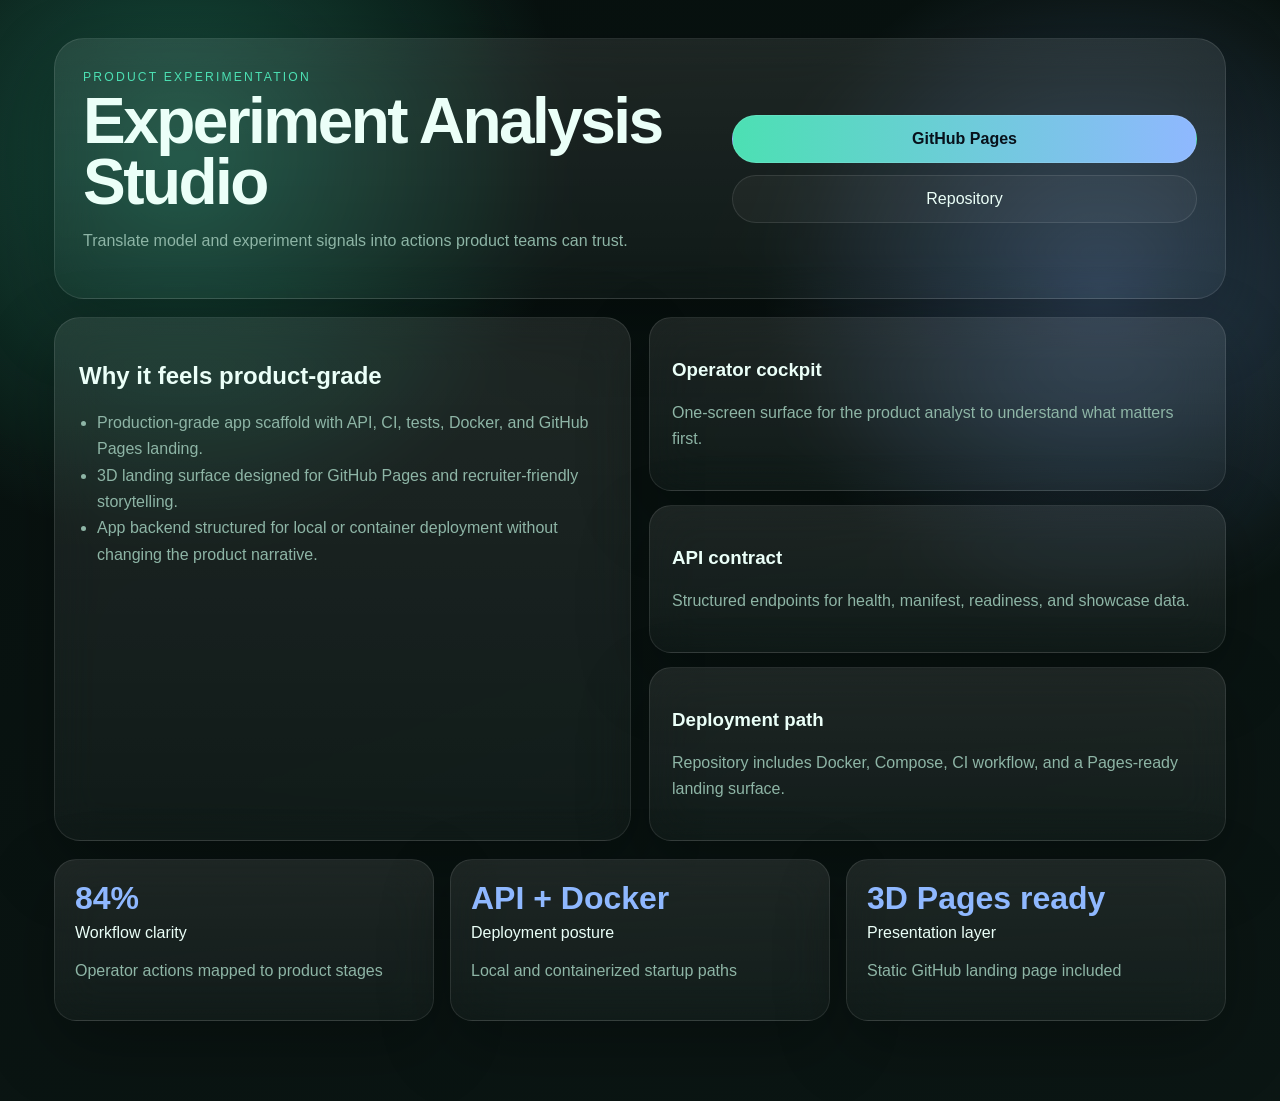
<file: docs/index.html>
<!DOCTYPE html>
<html lang="en">
<head>
  <meta charset="UTF-8" />
  <meta name="viewport" content="width=device-width, initial-scale=1.0" />
  <title>Experiment Analysis Studio Landing</title>
  <link rel="stylesheet" href="landing.css" />
</head>
<body>
  <div class="scene" id="scene">
    <div class="backdrop"></div>
    <main class="deck">
      <section class="hero-card glass">
        <div>
          <span class="eyebrow">Product experimentation</span>
          <h1>Experiment Analysis Studio</h1>
          <p>Translate model and experiment signals into actions product teams can trust.</p>
        </div>
        <nav class="cta-stack">
          <a class="cta primary" href="https://r-behera.github.io/experiment-analysis-studio/">GitHub Pages</a>
          <a class="cta" href="https://github.com/R-behera/experiment-analysis-studio">Repository</a>
        </nav>
      </section>
      <section class="orbit-grid">
        <div class="glass panel large">
          <h2>Why it feels product-grade</h2>
          <ul><li>Production-grade app scaffold with API, CI, tests, Docker, and GitHub Pages landing.</li><li>3D landing surface designed for GitHub Pages and recruiter-friendly storytelling.</li><li>App backend structured for local or container deployment without changing the product narrative.</li></ul>
        </div>
        <div id="cards" class="card-stack"></div>
      </section>
      <section class="metrics-row" id="metrics"></section>
    </main>
  </div>
  <script>window.PROJECT_MANIFEST = {"slug": "experiment-analysis-studio", "title": "Experiment Analysis Studio", "summary": "![Demo Screenshot](demo/screenshot.png)", "domain": "Product experimentation", "audience": "product analyst", "promise": "Translate model and experiment signals into actions product teams can trust.", "hero": ["Production-grade app scaffold with API, CI, tests, Docker, and GitHub Pages landing.", "3D landing surface designed for GitHub Pages and recruiter-friendly storytelling.", "App backend structured for local or container deployment without changing the product narrative."], "kpis": [{"label": "Workflow clarity", "value": "84%", "note": "Operator actions mapped to product stages"}, {"label": "Deployment posture", "value": "API + Docker", "note": "Local and containerized startup paths"}, {"label": "Presentation layer", "value": "3D Pages ready", "note": "Static GitHub landing page included"}], "stages": ["ingest", "validate", "analyze", "decide", "monitor"], "cards": [{"title": "Operator cockpit", "body": "One-screen surface for the product analyst to understand what matters first."}, {"title": "API contract", "body": "Structured endpoints for health, manifest, readiness, and showcase data."}, {"title": "Deployment path", "body": "Repository includes Docker, Compose, CI workflow, and a Pages-ready landing surface."}], "scene": "signal-wave", "theme": {"bg": "#08100e", "surface": "#101d1a", "ink": "#ebfff8", "muted": "#8eb5a6", "accent": "#4ce0b3", "accent2": "#8fb8ff"}, "pages_url": "https://r-behera.github.io/experiment-analysis-studio/", "api_examples": {"health": {"status": "ok", "project": "experiment-analysis-studio"}, "readiness": {"api": "ready", "landing_page": "docs/index.html", "container": "Dockerfile present"}, "signals": [{"name": "Decision coverage", "status": "strong", "detail": "App and landing narrative aligned"}, {"name": "Operator context", "status": "strong", "detail": "Primary user anchored as product analyst"}, {"name": "Delivery path", "status": "ready", "detail": "Pages + containerized app scaffold generated"}]}};</script>
  <script src="landing.js"></script>
</body>
</html>
</file>
<file: docs/landing.css>
:root{--bg:#08100e;--surface:#101d1a;--ink:#ebfff8;--muted:#8eb5a6;--accent:#4ce0b3;--accent2:#8fb8ff;--rx:0deg;--ry:0deg;}*{box-sizing:border-box}html,body{margin:0;min-height:100%;font-family:Inter,Segoe UI,sans-serif;background:var(--bg);color:var(--ink)}.scene{min-height:100vh;overflow:hidden;position:relative;transform-style:preserve-3d;perspective:1600px}.backdrop{position:absolute;inset:-10%;background:radial-gradient(circle at 20% 20%,color-mix(in srgb,var(--accent) 30%, transparent),transparent 24%),radial-gradient(circle at 80% 30%,color-mix(in srgb,var(--accent2) 28%, transparent),transparent 22%),linear-gradient(160deg,var(--bg),color-mix(in srgb,var(--surface) 78%, black));filter:saturate(1.15)}.deck{position:relative;z-index:2;max-width:1220px;margin:0 auto;padding:38px 24px 80px;transform:rotateX(var(--rx)) rotateY(var(--ry));transition:transform .12s ease-out}.glass{background:linear-gradient(180deg,rgba(255,255,255,.09),rgba(255,255,255,.03));border:1px solid rgba(255,255,255,.1);backdrop-filter:blur(22px);box-shadow:0 24px 70px rgba(0,0,0,.28)}.hero-card{display:grid;grid-template-columns:1.15fr .85fr;gap:20px;padding:28px;border-radius:30px;margin-bottom:18px}.eyebrow{letter-spacing:.18em;text-transform:uppercase;font-size:.76rem;color:var(--accent)}h1{font-size:clamp(2.4rem,5vw,4.8rem);line-height:.94;margin:.4rem 0 1rem;letter-spacing:-.04em}p,li{color:var(--muted);line-height:1.65}.cta-stack{display:flex;flex-direction:column;justify-content:center;gap:12px}.cta{display:inline-flex;justify-content:center;padding:14px 18px;border-radius:999px;text-decoration:none;color:var(--ink);border:1px solid rgba(255,255,255,.1);background:rgba(255,255,255,.04)}.primary{background:linear-gradient(90deg,var(--accent),var(--accent2));color:#07111b;font-weight:700}.orbit-grid{display:grid;grid-template-columns:1fr 1fr;gap:18px;margin-bottom:18px}.panel.large{padding:24px;border-radius:26px}.card-stack{display:grid;gap:14px}.flip{padding:22px;border-radius:22px;transform:translateZ(var(--z))}.metrics-row{display:grid;grid-template-columns:repeat(3,minmax(0,1fr));gap:16px}.metric{padding:20px;border-radius:22px}.metric strong{display:block;font-size:2rem;color:var(--accent2);margin-bottom:.4rem}ul{padding-left:18px;margin:14px 0 0}@media(max-width:980px){.hero-card,.orbit-grid,.metrics-row{grid-template-columns:1fr}.deck{padding:22px 16px 60px}}
</file>
